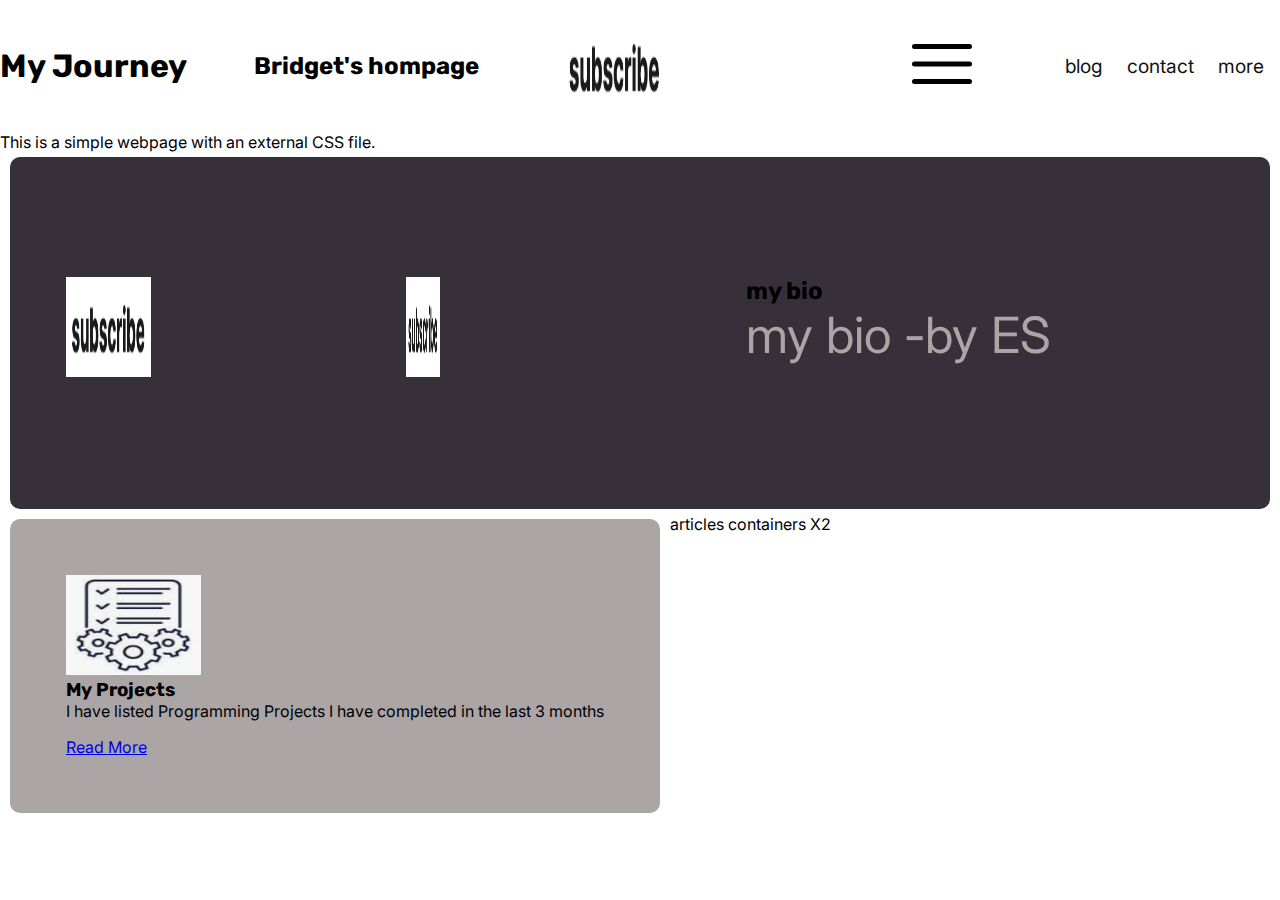
<file: index.html>
<!DOCTYPE html>
<html lang="en">
    <head>
        <meta charset="UTF-8">
        <meta name="viewport" content="width=device-width, initial-scale=1.0">
        <title>My HTML Portfolio</title>
        <link rel="stylesheet" href="style.css">
    </head>
    <body>
<header>
        <h1>My Journey</h1>
        <h2> Bridget's hompage</h2>
        <div class="mobile-header">
            <img src="img/P12-Subscribe.png" alt="Subscribe" width="25%" class="logo"/>
        <button type="button" class="hamburger-button">
            <img class="hamburger" src="./img/P13 hamburger.svg" width="80px" alt=""three horizontal lines, positioned one above the other.>
        </button>
        </div>
        <nav class="desktop-nav display-none" aria-lable="Primary">
            <ul>
                <li>
                    <a href="#">blog</a>
                </li>
                
                <li>
                    <a href="#">contact</a>
                </li>
                <li>
                    <a href="#">more</a>
                </li>
             </ul>
        </nav>
        <nav class="mobile-nav display-none" aria-lable="Primary">
            <ul>
                <li>
                    <a href="#">blog</a>
                </li>
                <li>
                    <a href="#">contact</a>
                </li>
                <li>
                    <a href="#">more</a>
                </li>
             </ul>
        </nav>
    </header>

       <p>This is a simple webpage with an external CSS file.</p>
        
</header>
<section class="hero">
    <div class="mobile-hero">
            <img src="img/P12-Subscribe.png" alt="Subscribe" width="25%" class="logo"/>   
    </div>
    <div class="desktop-hero">
            <img src="img/P12-Subscribe.png" alt="Subscribe" width="10%" class="logo"/>   
    </div>
    <div class="desktop-hero-text">
        <h2>my bio</h2>
        <p>  my bio -by ES</p>
    </div>
</section>
<section class="articles-container"> 
    <article>
        <img src="img/P21 Projects.png" alt="Subscribe" width="25%" class="logo"/>
        <h3>My Projects</h3>
        <p>I have listed Programming Projects I have completed in the last 3 months</p>  
        <a href="#">Read More</a>
    </article>
articles containers X2
</section>

<footer>   
</footer>

    </body>
</html>
</file>
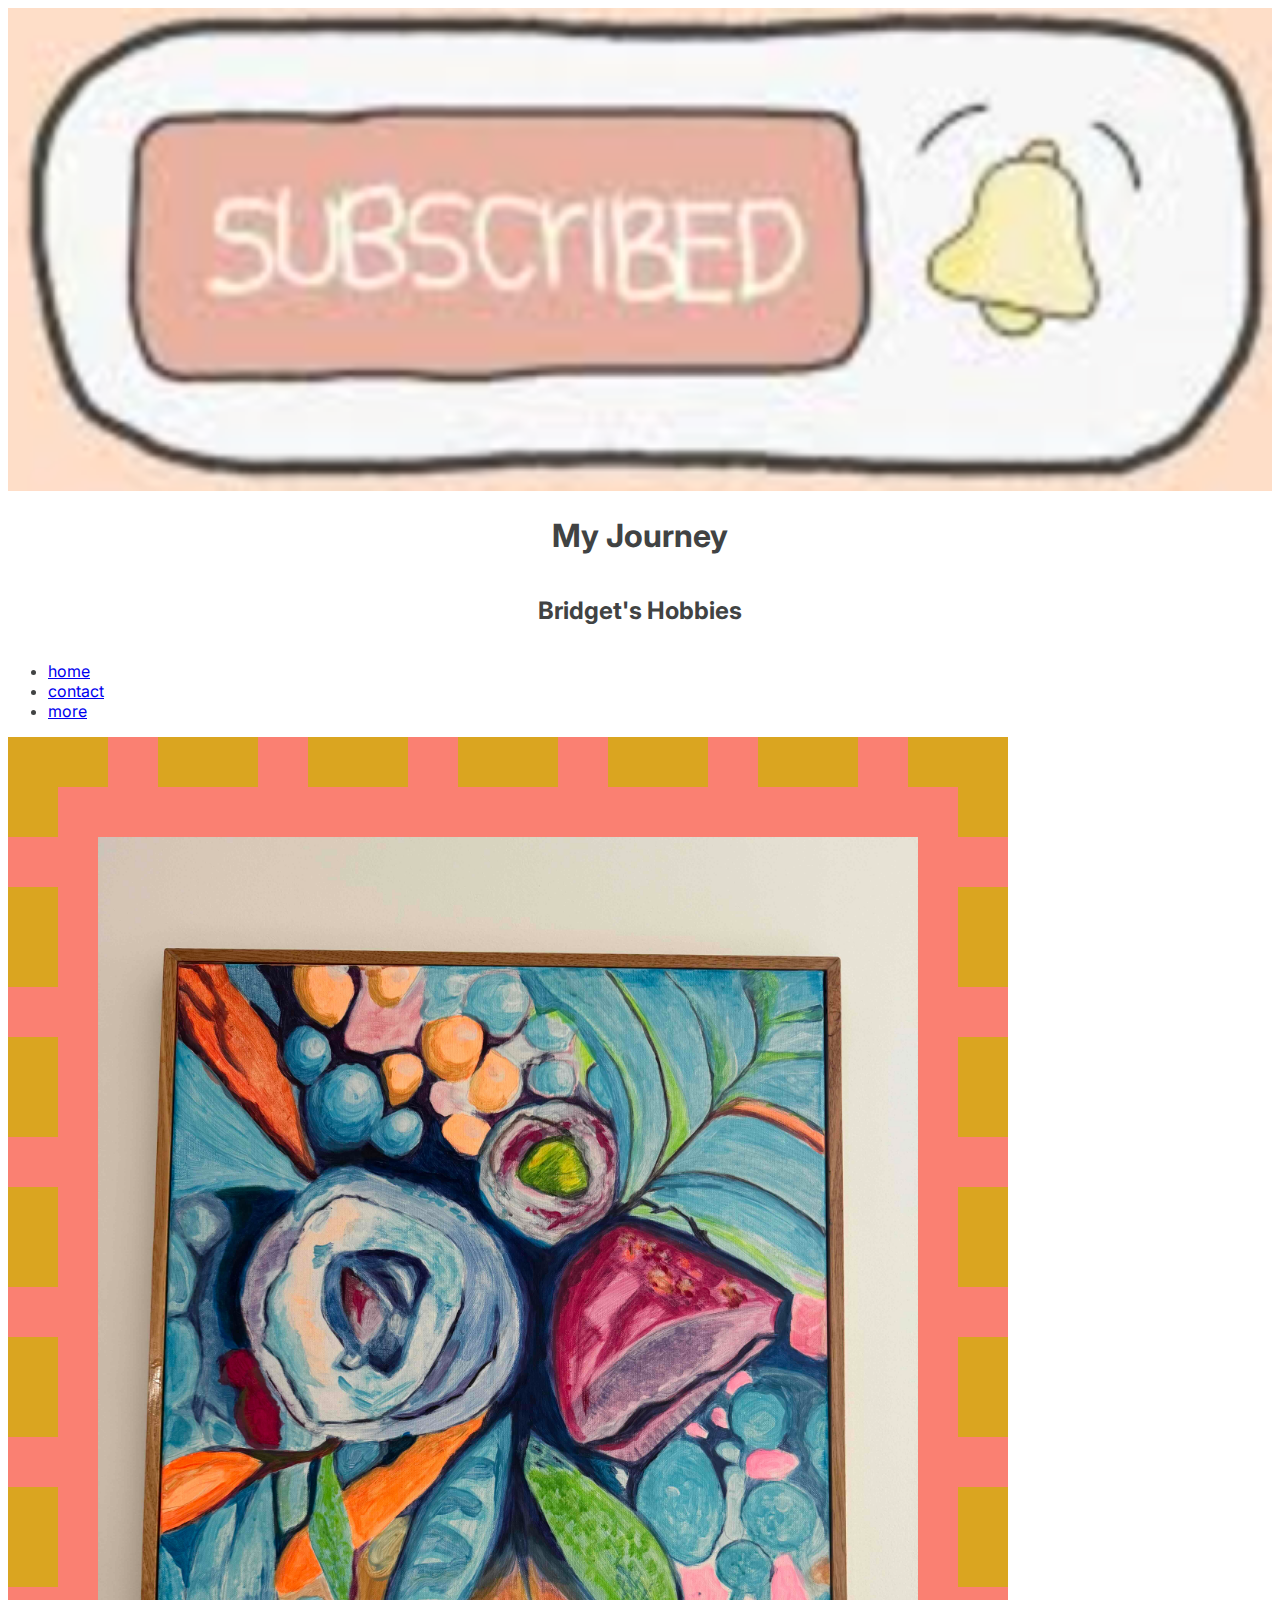
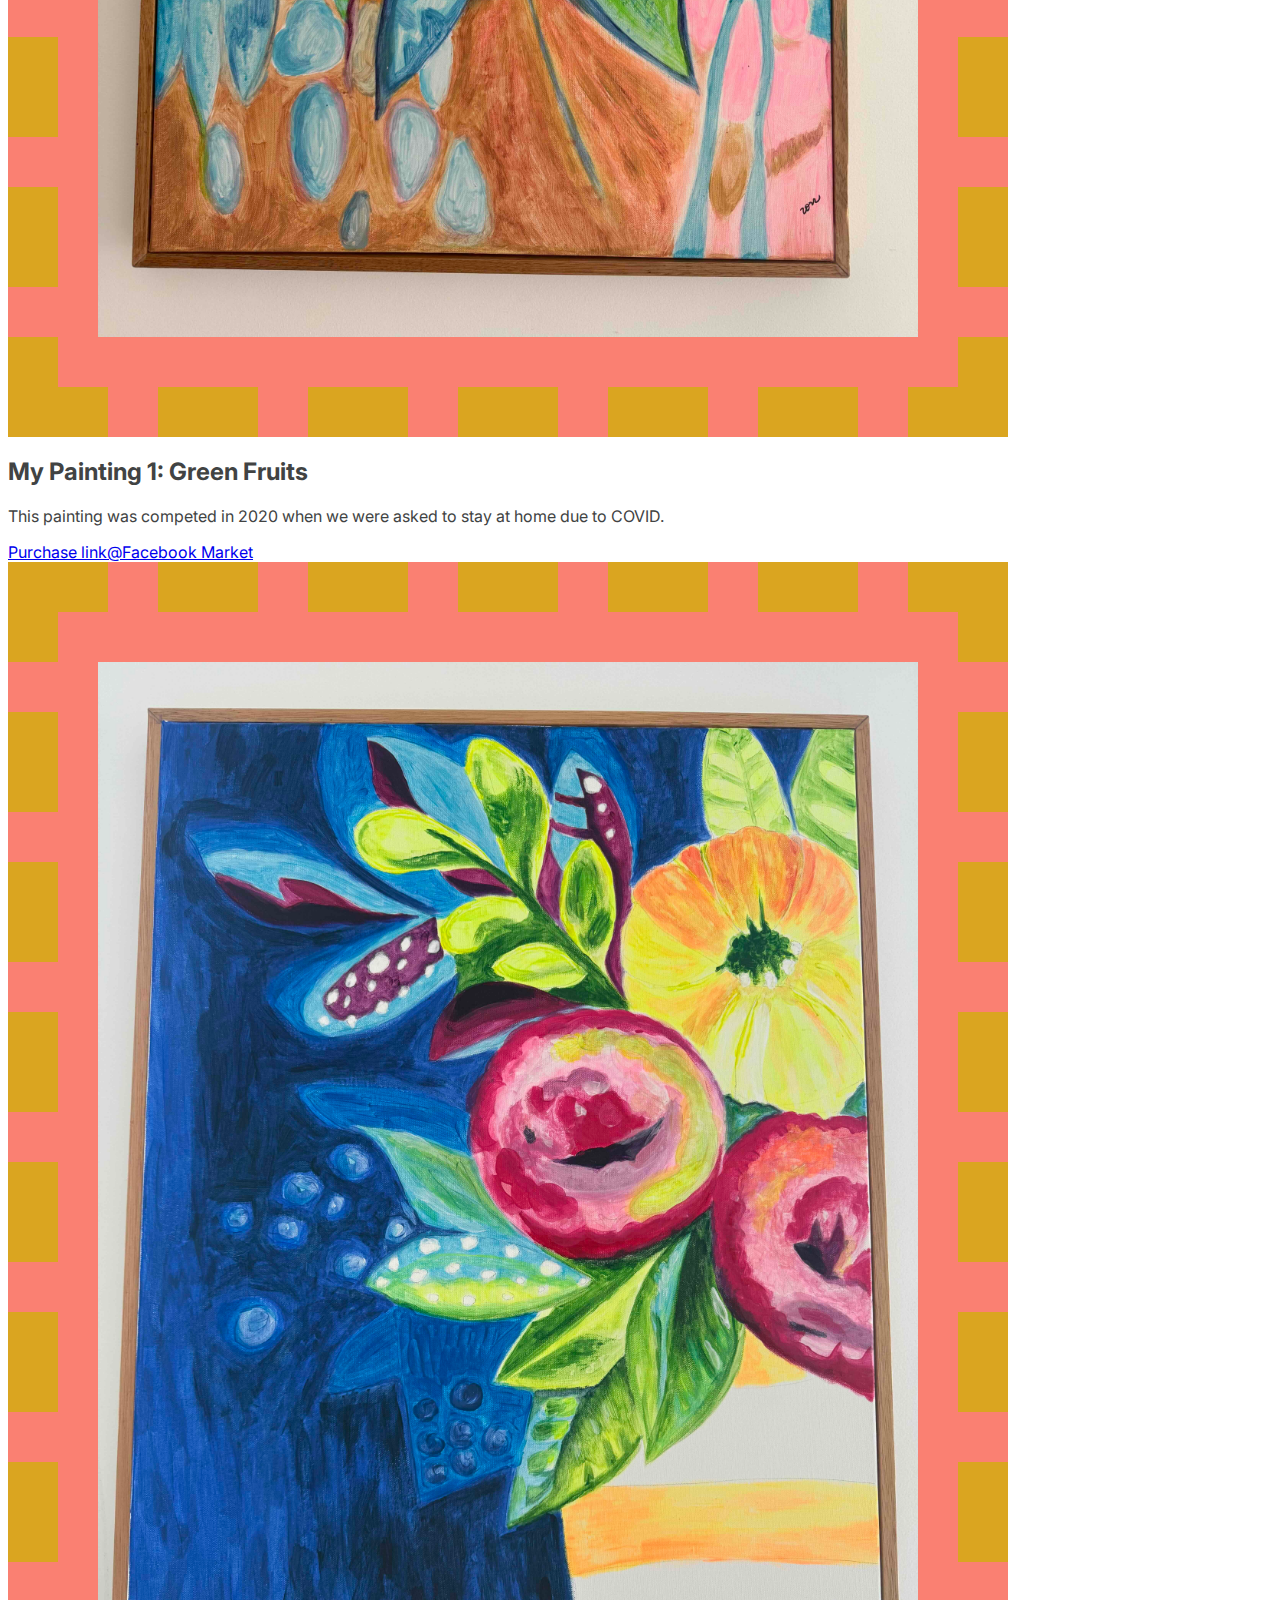
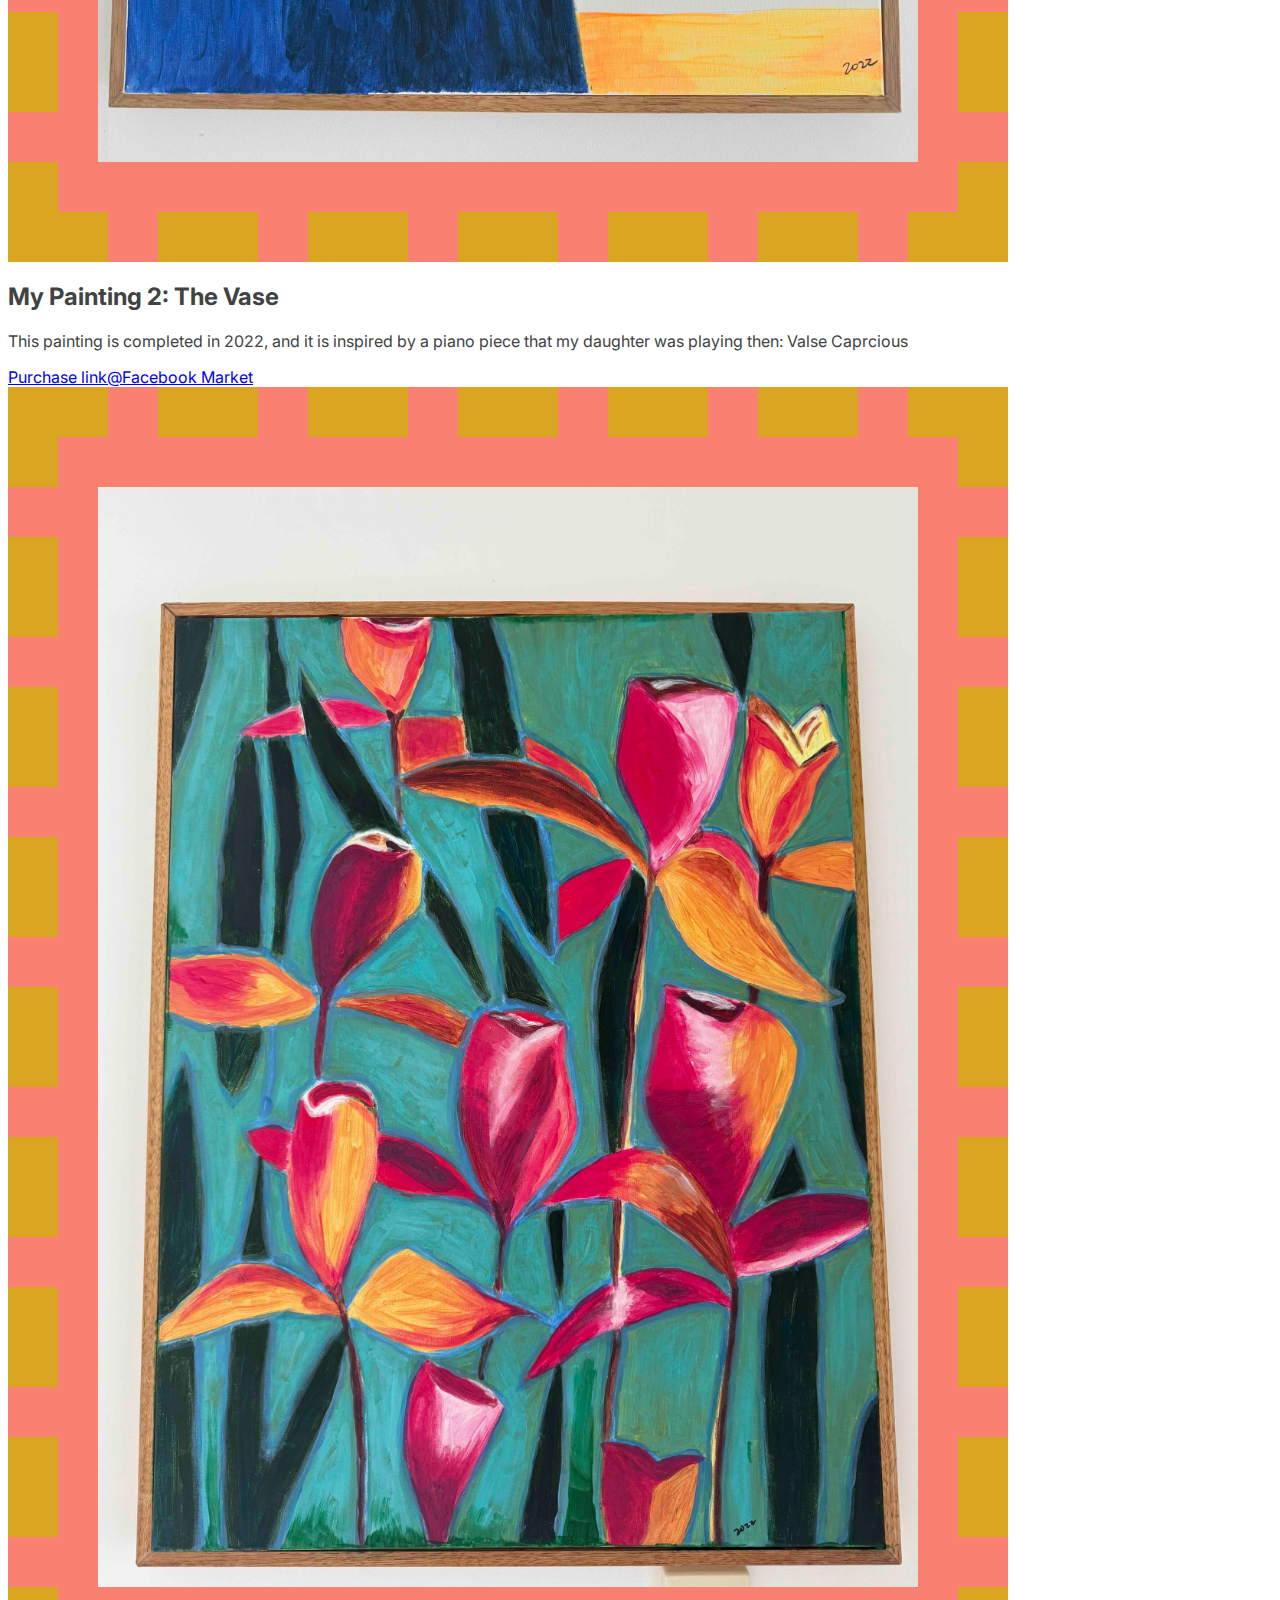
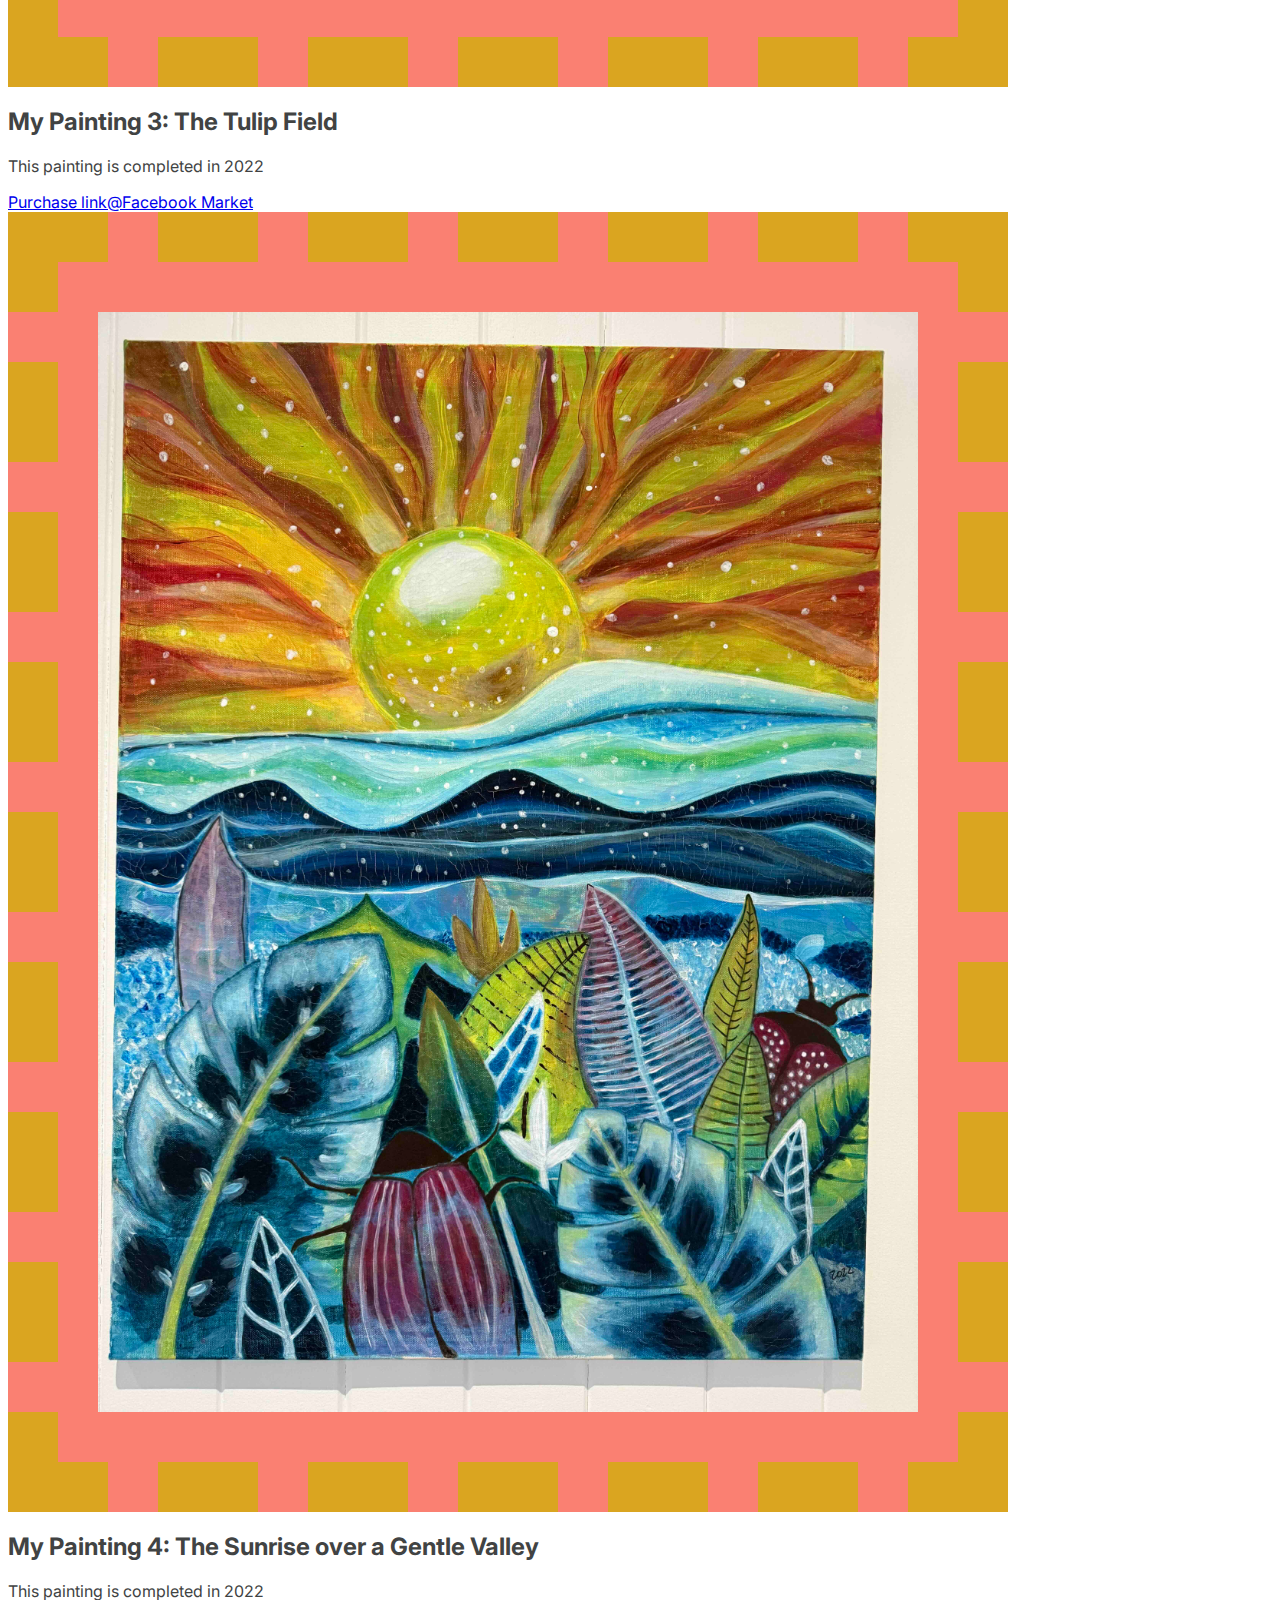
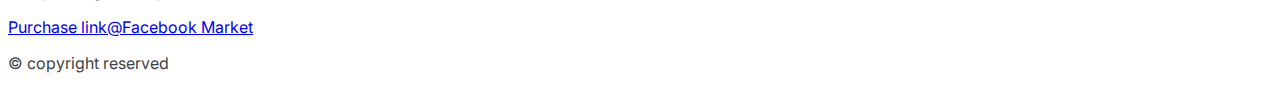
<file: myhobbies/index.html>
<!DOCTYPE html>
<html lang="en">
<head>
    <meta charset="UTF-8">
    <meta http-equiv="X-UA-Compatible" content="IE=edge">
    <meta name="viewport" content="width=device-width, initial-scale=1.0">
    <title>my hobbies</title>
    <link rel="stylesheet" href="style.css">
</head> 
<body>
    <header>
    <div class="mobile-header">
        <img src="img/ph28subscribe.png" alt="subscribe" width="160px" class="logo"/>
        <div style="display: flex;flex-direction: column;justify-content: center;align-items: center;">
            <h1>My Journey</h1>
            <h2>Bridget's Hobbies</h2>
        </div>

        <nav class="desktop-nav" aria-label="Primary">
            <ul>
                <li><a href="../index.html">home</a></li>
                <li><a href="mailto:“bridget.tang@yahoo.co”">contact</a></li>
                <li><a href="#">more</a></li>
            </ul>
        </nav>
        </div>
    </header>

<section>
    <article>
    <div class="article-title">
        <div class="frame">
            <img src="img/PH12.jpg" alt="my painting 1" width="500px" />
        </div>
        
        <div>
        <h2>My Painting 1: Green Fruits </h2>
        <p>This painting was competed in 2020 when we were asked to stay at home due to COVID.</p>  
    <a href="myprojects/index.html">Purchase link@Facebook Market</a></div>
    </div>
    </article>
</section>
<section>
    <article>
    <div class="article-title">
        <div class="frame">
            <img src="img/PH13.jpg" alt="my painting 2" width="500px" />
        </div>
        
        <div>
        <h2>My Painting 2:  The Vase </h2>
        <p>This painting is completed in 2022, and it is inspired by a piano piece that my daughter was playing then: Valse Caprcious </p>  
    <a href="myprojects/index.html">Purchase link@Facebook Market</a></div>
    </div>
    </article>
</section>
<section>
    <article>
    <div class="article-title">
        <div class="frame">
            <img src="img/PH14.jpg" alt="my painting 3" width="500px" />
        </div>
        
        <div>
        <h2>My Painting 3:  The Tulip Field </h2>
        <p>This painting is completed in 2022</p>  
    <a href="myprojects/index.html">Purchase link@Facebook Market</a></div>
    </div>
    </article>
</section>

<section>
    <article>
    <div class="article-title">
        <div class="frame">
            <img src="img/PH11.jpg" alt="my painting 4" width="500px" />
        </div>
        <div>
        <h2>My Painting 4:  The Sunrise over a Gentle Valley</h2>
        <p>This painting is completed in 2022</p>  
    <a href="myprojects/index.html">Purchase link@Facebook Market</a></div>
    </div>
    </article>
</section>

<footer>
    <p>© copyright reserved</p>
</footer>
</file>
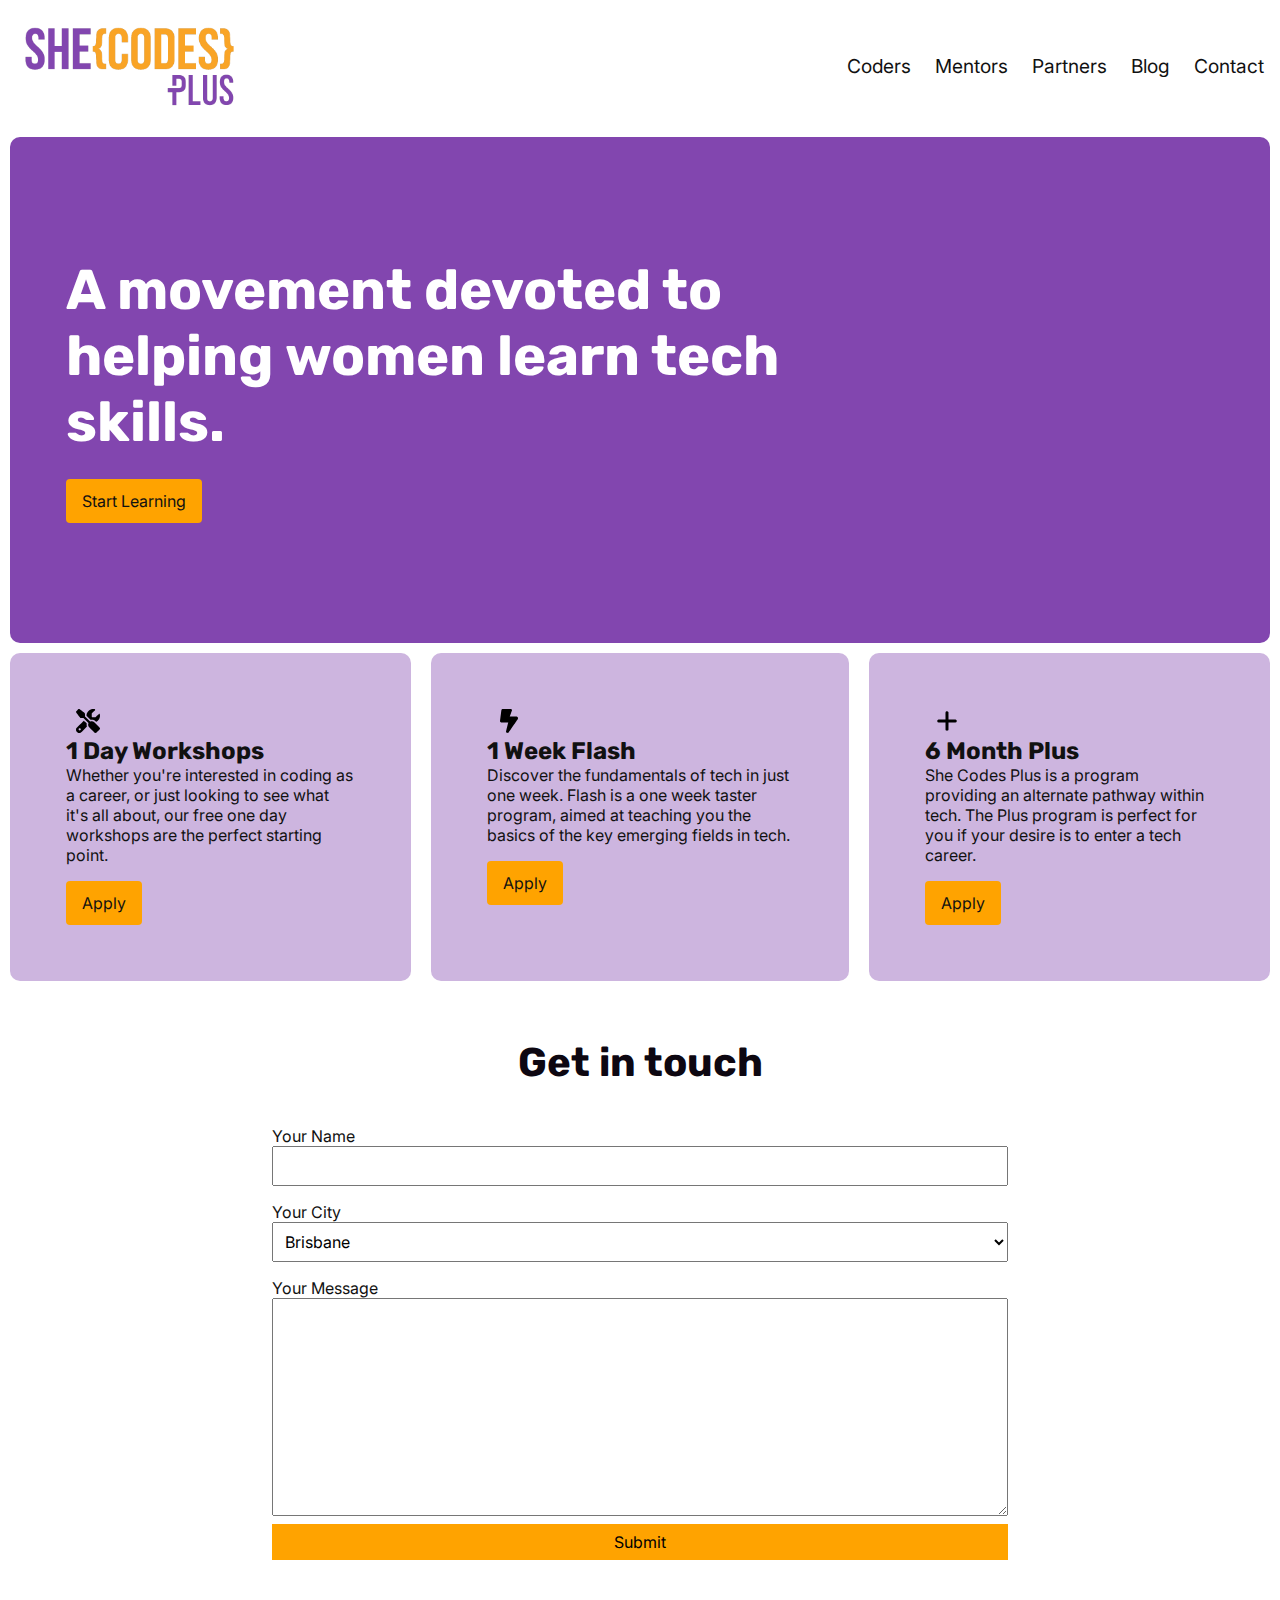
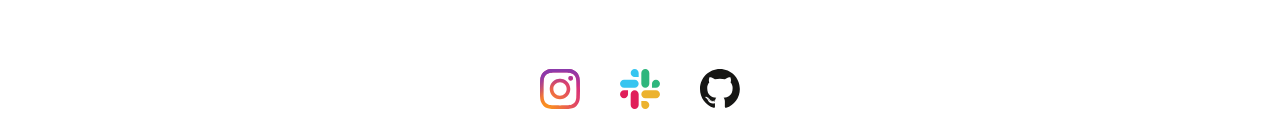
<file: myprojects/index.html>
<!DOCTYPE html>
 <html lang="en">

 <head>
   <meta charset="UTF-8">
   <meta http-equiv="X-UA-Compatible" content="IE=edge">
   <meta name="viewport" content="width=device-width, initial-scale=1.0">
   <title>She Codes</title>
   <link rel="stylesheet" href="style.css">
   <!--  <link rel="stylesheet" href="mystyle.css"> -->
 </head>
 <header>
       <div class="mobile-header">
           <img src="./img/logo.png" alt="The She Codes Logo" class="logo">
           <button type="button" class="hamburger-button">
               <img class="hamburger-icon" src="./img/hamburger.svg"
                   alt="Three horizontal lines, positioned one above the other." />
           </button>
       </div>
       <nav class="desktop-nav display-none" aria-label="Primary">
           <ul>
               <li>
                   <a href="">Coders</a>
               </li>
               <li>
                   <a href="">Mentors</a>
               </li>
               <li>
                   <a href="">Partners</a>
               </li>
               <li>
                   <a href="">Blog</a>
               </li>
               <li>
                   <a href="">Contact</a>
               </li>
           </ul>
       </nav>
       <nav class="mobile-nav display-none" aria-label="Primary">
           <ul>
               <li>
                   <a href="">Coders</a>
               </li>
               <li>
                   <a href="">Mentors</a>
               </li>
               <li>
                   <a href="">Partners</a>
               </li>
               <li>
                   <a href="">Blog</a>
               </li>
               <li>
                   <a href="">Contact</a>
               </li>
           </ul>
       </nav>
   </header>

 <body>
     <section class="hero">
       <h1>
       A movement devoted to helping women learn tech skills.
    </h1>
       <a href="#" class="btn-primary">Start Learning</a>
   </section>
    <section class="articles-container">
       <article>
           <img class="icon" src="./img/tools.svg"
               alt="A wrench and a screwdriver, lying crossed over one another diagonally" />
           <h2>1 Day Workshops</h2>
           <p>
               Whether you're interested in coding as a career, or just looking to see what it's all about, our free
               one day workshops are the perfect starting point.
           </p>
           <a href="#" class="btn-primary">Apply</a>
       </article>
       <article>
           <img class="icon" src="./img/lightning.svg"
               alt="A jagged lightning bolt, thick at the top and sharp at the bottom" />
           <h2>1 Week Flash</h2>
           <p>
               Discover the fundamentals of tech in just one week. Flash is a one week taster program, aimed at
               teaching you the basics of the key emerging fields in tech.
           </p>
           <a href="#" class="btn-primary">Apply</a>
       </article>
       <article>
           <img class="icon" src="./img/plus.svg"
               alt="A plus sign formed by a horizontal line intersecting a vertical line" />
           <h2>6 Month Plus</h2>
           <p>
               She Codes Plus is a program providing an alternate pathway within tech. The Plus program is perfect for
               you if your desire is to enter a tech career.
           </p>
           <a href="#" class="btn-primary">Apply</a>
       </article>
   </section>

   <section class="contact-form">
       <h2>Get in touch</h2>
       <form>
           <label for="your-name">Your Name</label>
           <input type="text" id="your-name">
           <label for="city">Your City</label>
           <select name="city-selection" id="city">
               <option value="Brisbane">Brisbane</option>
               <option value="Perth">Perth</option>
               <option value="Moon">The Moon</option>
           </select>
          <label for="message">Your Message</label>
          <textarea name="message-text" id="message" rows="10"></textarea>
          <input type="submit" value="Submit">
       </form>
   </section>

   <footer>
    <a href="https://www.instagram.com/shecodesaus/" title="@shecodesaus on Instagram">
        <img class="socials-icon" src="./img/instagram.svg"
           alt="The Instagram logo: a rounded square camera with a purple-orange gradient filling the lines" />
            </a>
       <a
       href="https://join.slack.com/t/shecodesaus/shared_invite/enQtNzQ3ODk1OTQzODc3LTQ2ZWFmNzM0NjE1MjA0NTI3YjJkMWMyYWVjMDU3ZThhODJmMTk4YmRjZGMzZDRhZDBhODQwNzdlYmJhNDg1YjE">
           <img class="socials-icon" src="./img/slack.svg" alt="The Slack logo: a colourful deconstructed hashtag" />
        </a>
       <a href="https://github.com/SheCodesAus/">
        <img class="socials-icon" src="./img/github.svg"
           alt="The Github logo: a black circle with the silhouette of a white cat, with one tentacle arm" />
            </a>
    </footer>
 </body>

 </html>
</file>
<file: style.css>
/* Base HTML Styles */
@import url("https://fonts.googleapis.com/css2?family=Inter&family=Rubik:ital,wght@0,400;0,700;1,400&display=swap");

:root {
  --brand: #37303a;
  --action: hsl(285, 8%, 62%);
  --white: #ffffff;
  --base-light: #aba5a5;
  --base-dark: #0d0711;
  --black: #111111;
}

/* CSS Reset */

html {
  box-sizing: border-box;
  font-size: 16px;
  font-family: "Inter", sans-serif;
  color: var(--crystal);
  scroll-behavior: smooth;
}

*,
*:before,
*:after {
  box-sizing: inherit;
}

h1,
h2,
h3,
h4,
h5,
h6 {
  font-family: "Rubik", sans-serif;
}

body,
h1,
h2,
h3,
h4,
h5,
h6,
p,
ol,
ul {
  margin: 0;
  padding: 0;
}

ol,
ul {
  list-style: none;
}

img {
  max-width: 100%;
  height: auto;
}

input,
button,
textarea,
select {
  font: inherit;
}
 /* Utilities */
 
 .display-none {
   display: none;
 }
  /* Components */

 /* btn-primary */
 .btn-primary {
   padding: 12px 16px;
   display: inline-block;
   text-decoration: none;
   color: var(--black);
   border-radius: 4px;
   background-color: var(--action);
   transition: all 0.3s ease;
 }
 
 .btn-primary:hover {
   box-shadow: 10px 5px 5px rgba(0, 0, 0, 0.2);
   transform: translateY(-4px);
 }
  /* header */
 header .mobile-header {
  padding: 16px;
  display: flex;
  align-items: center;
  justify-content: space-between;
}
   


 header button {
   all: unset;
 }
 
  @media (min-width: 768px) {
   header {
       display: flex;
       justify-content: space-between;
       align-items: center;
   }

   header nav ul {
       display: flex;
       gap: 24px;
       margin-right: 16px;
   }

   header .mobile-header .hamburger-icon {
       display: none;
   }
 }
 /* .logo */
 .logo {
   height: 50px;
 }
  /* .logo media query  */

 @media (min-width: 768px) {
   .logo {
       height: 100px;
   }
 }
 * .mobile-nav */
 .mobile-nav a {
   text-decoration: none;
   color: var(--black);
   display: block;
  padding: 4px 16px;
 }
 
 /* .desktop-nav */
 .desktop-nav {
   display: none;
 }
 
  @media (min-width: 768px) {
   .desktop-nav a {
       text-decoration: none;
       font-size: larger;
       color: var(--black);
   }
  .desktop-nav {
       display: inline-block;
   }
 }


 /* .hamburger-icon  */
 .hamburger-icon {
   height: 50px;
 }


  /* .hero */
 .hero {
  display:flex;
   background-color: var(--brand);
   padding: 56px 16px;
   border-radius: 10px;
   margin: 5px 10px;
 }
 
 .hero h1 {
   font-size: 2rem;
   margin-bottom: 24px;
   color: var(--base-light);
 }
  .hero p {
   font-size: 50px;
   margin-bottom: 24px;
   color: var(--base-light);
 }
 
 .hero .hero-accent {
   color: var(--action);
 }

@media (min-width: 768px) {
   .hero {
       padding: 120px 56px;
   }
 
   .hero h1 {
       font-size: 3.5rem;
       max-width: 70%;
   }
 }

  /* .articles-container */

 /* .articles-container  */
 @media (min-width: 768px) {
   .articles-container {
     display: flex;
   }
 }
 article {
   padding: 32px 16px;
   background-color: var(--base-light);
   border-radius: 10px;
   margin: 5px 10px;
   transition: all 0.3s ease;
 }
 
 @media (min-width: 768px) {
   article {
      padding: 56px;
  }
}
 article:hover {
   filter: contrast(150%);
 }

  article .article-heading {
  display: flex;
  justify-content: flex-start;
}
 

 article .icon {
   height: 24px;
   width: 24px;
   margin-left: 10px;
   margin-right: 10px;
 }
 
 article .article-heading h2 {
   margin-bottom: 16px;
   color: var(--base-dark);
 }
 
 article p {
   margin-bottom: 16px;
 }

 /* .contact-form */
.contact-form {
  padding: 48px 16px;
  border-radius: 10px;
  margin: 5px 10px;
}

 
.contact-form input,
.contact-form select {
  display: block;
  width: 100%;
  padding: 8px;
  margin-bottom: 16px;
}

.contact-form textarea {
  display: block;
  width: 100%;
  padding: 8px;
}
@media (min-width: 768px) {
  .contact-form h2 {
      text-align: center;
      font-size: 2.5rem;
  }

  .contact-form form {
      max-width: 60%;
      margin: 40px auto;
  }
}

.contact-form label {
  display: block;
  width: 100%;
}

.contact-form h2 {
  color: var(--base-dark);
  margin-bottom: 16px;
}

.contact-form input[type="submit"] {
  background-color: var(--action);
  border: 0;
  margin-top: 8px;
  cursor: pointer;
}
 /* footer */
footer {
  padding: 16px;
  text-align: center;
  display: flex;
  justify-content: space-around;
}

.socials-icon {
  width: 40px;
  height: 40px;
}

@media (min-width: 768px) {
   footer {
       justify-content: center;
   }
 
   footer .socials-icon {
       margin-left: 20px;
       margin-right: 20px;
   }
 }
</file>
<file: myhobbies/style.css>
/* Base HTML Styles */
@import url("https://fonts.googleapis.com/css2?family=Inter&family=Rubik:ital,wght@0,400;0,700;1,400&display=swap");

:root {
  --brand: #4a4a48;
  --action: hsl(285, 8%, 62%);
  --white: #ffffff;
  --base-light: #aba5a5;
  --base-dark: #0d0711;
  --black: #111111;
  --crystal: #414343;
}
/* CSS Reset */

html {
  box-sizing: border-box;
  font-size: 16px;
  font-family: "Inter", sans-serif;
  color: var(--crystal);
  scroll-behavior: smooth;
}

*,
*:before,
*:after {
  box-sizing: inherit;
}
/* CSS Frame */

.frame {
  width: 1000px;
  height: 1300px;
  border: 50px dashed goldenrod;
  background: salmon;
  padding: 50px 40px;
}

img {
  width: 100%;
  height: 100%;
}
</file>
<file: myprojects/style.css>
/* Base HTML Styles */
@import url("https://fonts.googleapis.com/css2?family=Inter&family=Rubik:ital,wght@0,400;0,700;1,400&display=swap");

:root {
  --brand: #8246af;
  --action: #ffa300;
  --white: #ffffff;
  --base-light: #cdb5df;
  --base-dark: #0d0711;
  --black: #111111;
}

/* CSS Reset */

html {
  box-sizing: border-box;
  font-size: 16px;
  font-family: "Inter", sans-serif;
  color: var(--black);
  scroll-behavior: smooth;
}

*,
*:before,
*:after {
  box-sizing: inherit;
}

h1,
h2,
h3,
h4,
h5,
h6 {
  font-family: "Rubik", sans-serif;
}

body,
h1,
h2,
h3,
h4,
h5,
h6,
p,
ol,
ul {
  margin: 0;
  padding: 0;
}

ol,
ul {
  list-style: none;
}

img {
  max-width: 100%;
  height: auto;
}

input,
button,
textarea,
select {
  font: inherit;
}
 /* Utilities */
 
 .display-none {
   display: none;
 }
  /* Components */

 /* btn-primary */
 .btn-primary {
   padding: 12px 16px;
   display: inline-block;
   text-decoration: none;
   color: var(--black);
   border-radius: 4px;
   background-color: var(--action);
   transition: all 0.3s ease;
 }
 
 .btn-primary:hover {
   box-shadow: 10px 5px 5px rgba(0, 0, 0, 0.2);
   transform: translateY(-4px);
 }
  /* header */
 header .mobile-header {
  padding: 16px;
  display: flex;
  align-items: center;
  justify-content: space-between;
}
   


 header button {
   all: unset;
 }
 
  @media (min-width: 768px) {
   header {
       display: flex;
       justify-content: space-between;
       align-items: center;
   }

   header nav ul {
       display: flex;
       gap: 24px;
       margin-right: 16px;
   }

   header .mobile-header .hamburger-icon {
       display: none;
   }
 }
 /* .logo */
 .logo {
   height: 50px;
 }
  /* .logo media query  */

 @media (min-width: 768px) {
   .logo {
       height: 100px;
   }
 }
 * .mobile-nav */
 .mobile-nav a {
   text-decoration: none;
   color: var(--black);
   display: block;
  padding: 4px 16px;
 }
 
 /* .desktop-nav */
 .desktop-nav {
   display: none;
 }
 
  @media (min-width: 768px) {
   .desktop-nav a {
       text-decoration: none;
       font-size: larger;
       color: var(--black);
   }
  .desktop-nav {
       display: inline-block;
   }
 }


 /* .hamburger-icon  */
 .hamburger-icon {
   height: 50px;
 }


  /* .hero */
 .hero {
   background-color: var(--brand);
   padding: 56px 16px;
   border-radius: 10px;
   margin: 5px 10px;
 }
 
 .hero h1 {
   font-size: 2rem;
   margin-bottom: 24px;
   color: var(--white);
 }
 
 .hero .hero-accent {
   color: var(--action);
 }

@media (min-width: 768px) {
   .hero {
       padding: 120px 56px;
   }
 
   .hero h1 {
       font-size: 3.5rem;
       max-width: 70%;
   }
 }

  /* .articles-container */

 /* .articles-container  */
 @media (min-width: 768px) {
   .articles-container {
     display: flex;
   }
 }
 article {
   padding: 32px 16px;
   background-color: var(--base-light);
   border-radius: 10px;
   margin: 5px 10px;
   transition: all 0.3s ease;
 }
 
 @media (min-width: 768px) {
   article {
      padding: 56px;
  }
}
 article:hover {
   filter: contrast(150%);
 }

  article .article-heading {
  display: flex;
  justify-content: flex-start;
}
 

 article .icon {
   height: 24px;
   width: 24px;
   margin-left: 10px;
   margin-right: 10px;
 }
 
 article .article-heading h2 {
   margin-bottom: 16px;
   color: var(--base-dark);
 }
 
 article p {
   margin-bottom: 16px;
 }

 /* .contact-form */
.contact-form {
  padding: 48px 16px;
  border-radius: 10px;
  margin: 5px 10px;
}

 
.contact-form input,
.contact-form select {
  display: block;
  width: 100%;
  padding: 8px;
  margin-bottom: 16px;
}

.contact-form textarea {
  display: block;
  width: 100%;
  padding: 8px;
}
@media (min-width: 768px) {
  .contact-form h2 {
      text-align: center;
      font-size: 2.5rem;
  }

  .contact-form form {
      max-width: 60%;
      margin: 40px auto;
  }
}

.contact-form label {
  display: block;
  width: 100%;
}

.contact-form h2 {
  color: var(--base-dark);
  margin-bottom: 16px;
}

.contact-form input[type="submit"] {
  background-color: var(--action);
  border: 0;
  margin-top: 8px;
  cursor: pointer;
}
 /* footer */
footer {
  padding: 16px;
  text-align: center;
  display: flex;
  justify-content: space-around;
}

.socials-icon {
  width: 40px;
  height: 40px;
}

@media (min-width: 768px) {
   footer {
       justify-content: center;
   }
 
   footer .socials-icon {
       margin-left: 20px;
       margin-right: 20px;
   }
 }
</file>
